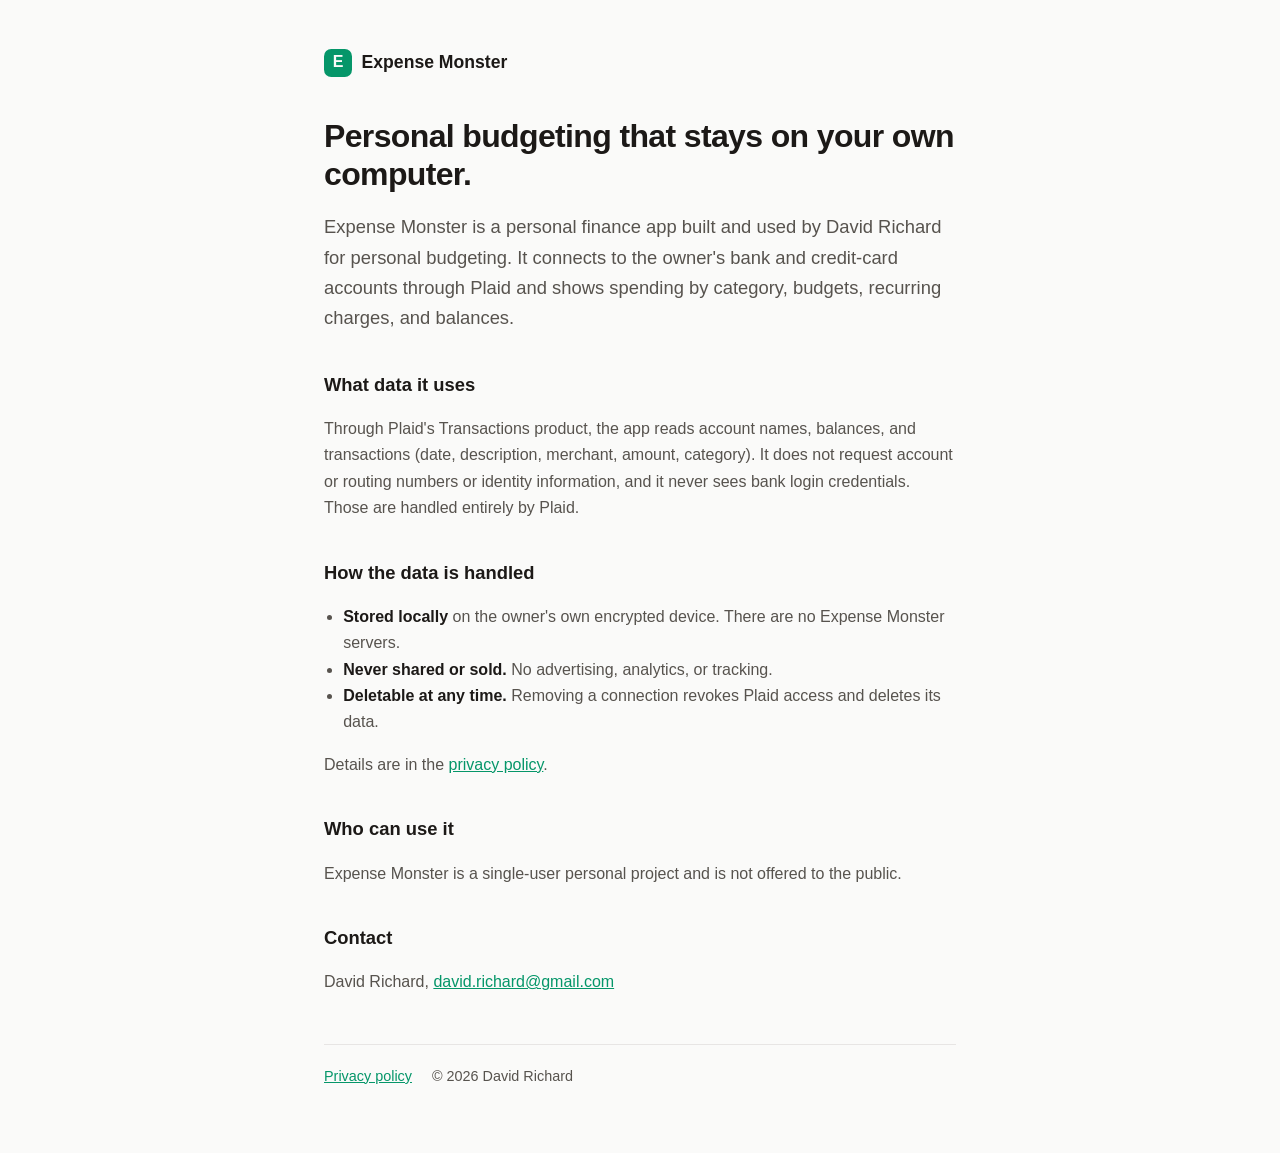
<file: index.html>
<!doctype html>
<html lang="en">
<head>
  <meta charset="utf-8">
  <meta name="viewport" content="width=device-width, initial-scale=1">
  <title>Expense Monster</title>
  <meta name="description" content="Expense Monster is a personal budgeting app that runs on its owner's own computer.">
  <link rel="stylesheet" href="style.css">
</head>
<body>
<main>
  <header><div class="logo">E</div><a href="./">Expense Monster</a></header>

  <h1>Personal budgeting that stays on your own computer.</h1>
  <p class="lead">Expense Monster is a personal finance app built and used by David Richard for personal budgeting. It connects to the owner's bank and credit-card accounts through Plaid and shows spending by category, budgets, recurring charges, and balances.</p>

  <h2>What data it uses</h2>
  <p>Through Plaid's Transactions product, the app reads account names, balances, and transactions (date, description, merchant, amount, category). It does not request account or routing numbers or identity information, and it never sees bank login credentials. Those are handled entirely by Plaid.</p>

  <h2>How the data is handled</h2>
  <ul>
    <li><strong>Stored locally</strong> on the owner's own encrypted device. There are no Expense Monster servers.</li>
    <li><strong>Never shared or sold.</strong> No advertising, analytics, or tracking.</li>
    <li><strong>Deletable at any time.</strong> Removing a connection revokes Plaid access and deletes its data.</li>
  </ul>
  <p>Details are in the <a href="privacy.html">privacy policy</a>.</p>

  <h2>Who can use it</h2>
  <p>Expense Monster is a single-user personal project and is not offered to the public.</p>

  <h2>Contact</h2>
  <p>David Richard, <a href="mailto:david.richard@gmail.com">david.richard@gmail.com</a></p>

  <footer><a href="privacy.html">Privacy policy</a><span>© 2026 David Richard</span></footer>
</main>
</body>
</html>
</file>
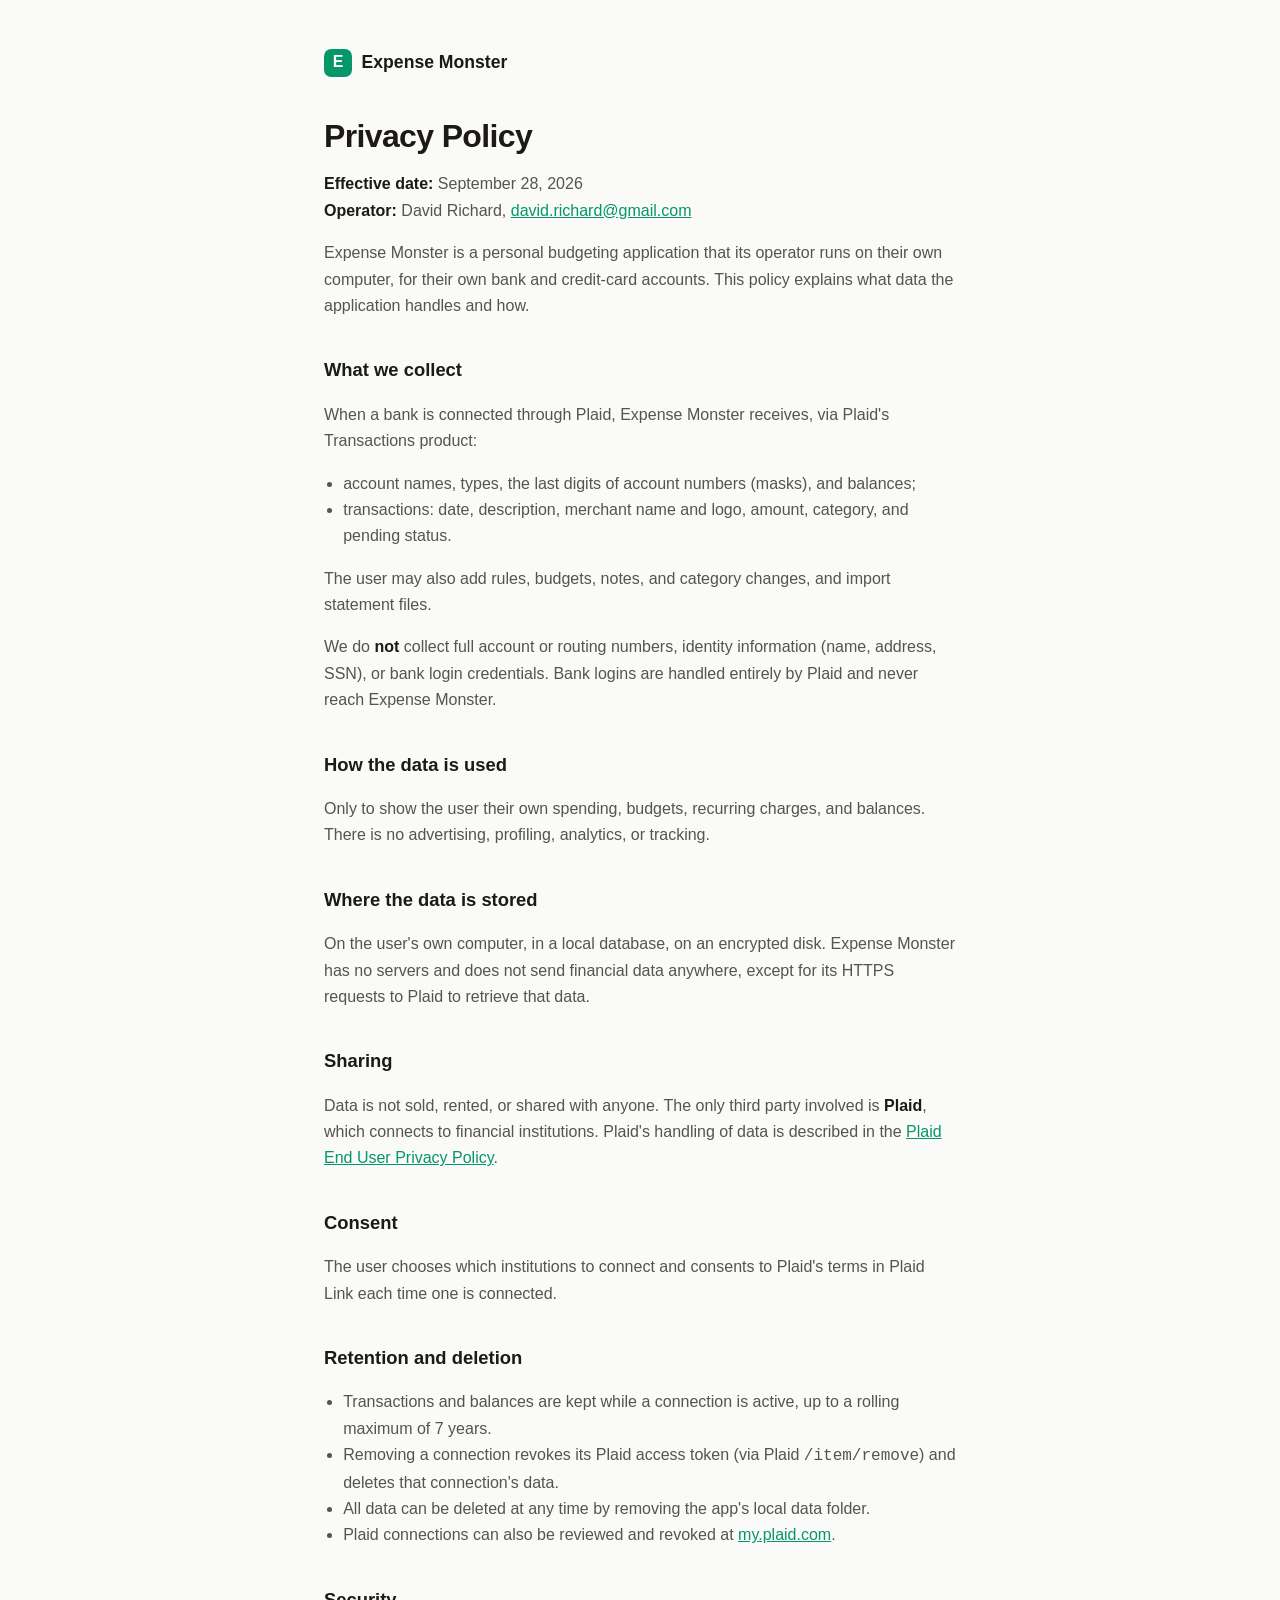
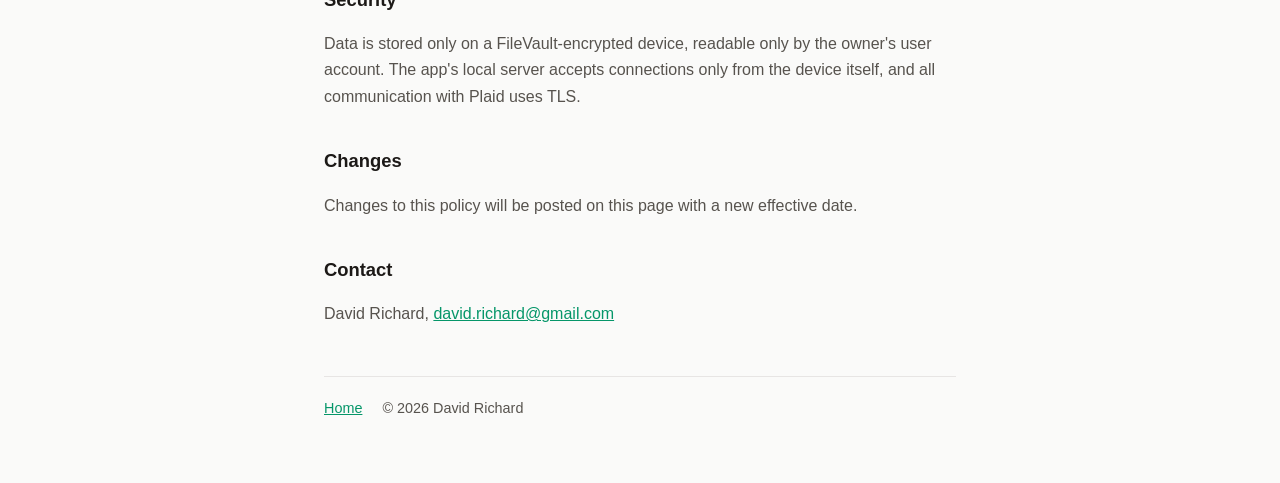
<file: privacy.html>
<!doctype html>
<html lang="en">
<head>
  <meta charset="utf-8">
  <meta name="viewport" content="width=device-width, initial-scale=1">
  <title>Privacy Policy · Expense Monster</title>
  <link rel="stylesheet" href="style.css">
</head>
<body>
<main>
  <header><div class="logo">E</div><a href="./">Expense Monster</a></header>

  <h1>Privacy Policy</h1>
  <p><strong>Effective date:</strong> September 28, 2026<br>
  <strong>Operator:</strong> David Richard, <a href="mailto:david.richard@gmail.com">david.richard@gmail.com</a></p>

  <p>Expense Monster is a personal budgeting application that its operator runs on their own computer, for their own bank and credit-card accounts. This policy explains what data the application handles and how.</p>

  <h2>What we collect</h2>
  <p>When a bank is connected through Plaid, Expense Monster receives, via Plaid's Transactions product:</p>
  <ul>
    <li>account names, types, the last digits of account numbers (masks), and balances;</li>
    <li>transactions: date, description, merchant name and logo, amount, category, and pending status.</li>
  </ul>
  <p>The user may also add rules, budgets, notes, and category changes, and import statement files.</p>
  <p>We do <strong>not</strong> collect full account or routing numbers, identity information (name, address, SSN), or bank login credentials. Bank logins are handled entirely by Plaid and never reach Expense Monster.</p>

  <h2>How the data is used</h2>
  <p>Only to show the user their own spending, budgets, recurring charges, and balances. There is no advertising, profiling, analytics, or tracking.</p>

  <h2>Where the data is stored</h2>
  <p>On the user's own computer, in a local database, on an encrypted disk. Expense Monster has no servers and does not send financial data anywhere, except for its HTTPS requests to Plaid to retrieve that data.</p>

  <h2>Sharing</h2>
  <p>Data is not sold, rented, or shared with anyone. The only third party involved is <strong>Plaid</strong>, which connects to financial institutions. Plaid's handling of data is described in the <a href="https://plaid.com/legal/#end-user-privacy-policy">Plaid End User Privacy Policy</a>.</p>

  <h2>Consent</h2>
  <p>The user chooses which institutions to connect and consents to Plaid's terms in Plaid Link each time one is connected.</p>

  <h2>Retention and deletion</h2>
  <ul>
    <li>Transactions and balances are kept while a connection is active, up to a rolling maximum of 7 years.</li>
    <li>Removing a connection revokes its Plaid access token (via Plaid <code>/item/remove</code>) and deletes that connection's data.</li>
    <li>All data can be deleted at any time by removing the app's local data folder.</li>
    <li>Plaid connections can also be reviewed and revoked at <a href="https://my.plaid.com">my.plaid.com</a>.</li>
  </ul>

  <h2>Security</h2>
  <p>Data is stored only on a FileVault-encrypted device, readable only by the owner's user account. The app's local server accepts connections only from the device itself, and all communication with Plaid uses TLS.</p>

  <h2>Changes</h2>
  <p>Changes to this policy will be posted on this page with a new effective date.</p>

  <h2>Contact</h2>
  <p>David Richard, <a href="mailto:david.richard@gmail.com">david.richard@gmail.com</a></p>

  <footer><a href="./">Home</a><span>© 2026 David Richard</span></footer>
</main>
</body>
</html>
</file>
<file: style.css>
:root {
  --bg: #fafaf9;
  --fg: #1c1917;
  --muted: #57534e;
  --line: #e7e5e4;
  --accent: #059669;
  color-scheme: light dark;
}
@media (prefers-color-scheme: dark) {
  :root { --bg: #0c0a09; --fg: #f5f5f4; --muted: #a8a29e; --line: #292524; --accent: #34d399; }
}
* { box-sizing: border-box; }
body {
  margin: 0;
  background: var(--bg);
  color: var(--fg);
  font: 16px/1.65 -apple-system, BlinkMacSystemFont, "Segoe UI", Roboto, sans-serif;
}
main { max-width: 42rem; margin: 0 auto; padding: 3rem 1.25rem 4rem; }
header { display: flex; align-items: center; gap: .6rem; margin-bottom: 2.5rem; }
header a { color: inherit; text-decoration: none; font-weight: 650; font-size: 1.1rem; }
.logo { width: 1.75rem; height: 1.75rem; border-radius: .45rem; background: var(--accent); display: grid; place-items: center; color: var(--bg); font-weight: 800; }
h1 { font-size: 2rem; line-height: 1.2; margin: 0 0 1rem; letter-spacing: -.02em; }
h2 { font-size: 1.15rem; margin: 2.25rem 0 .5rem; }
p, li { color: var(--muted); }
strong { color: var(--fg); }
a { color: var(--accent); }
ul { padding-left: 1.2rem; }
.lead { font-size: 1.15rem; }
footer { margin-top: 3rem; padding-top: 1.25rem; border-top: 1px solid var(--line); font-size: .9rem; color: var(--muted); display: flex; gap: 1.25rem; flex-wrap: wrap; }
</file>
